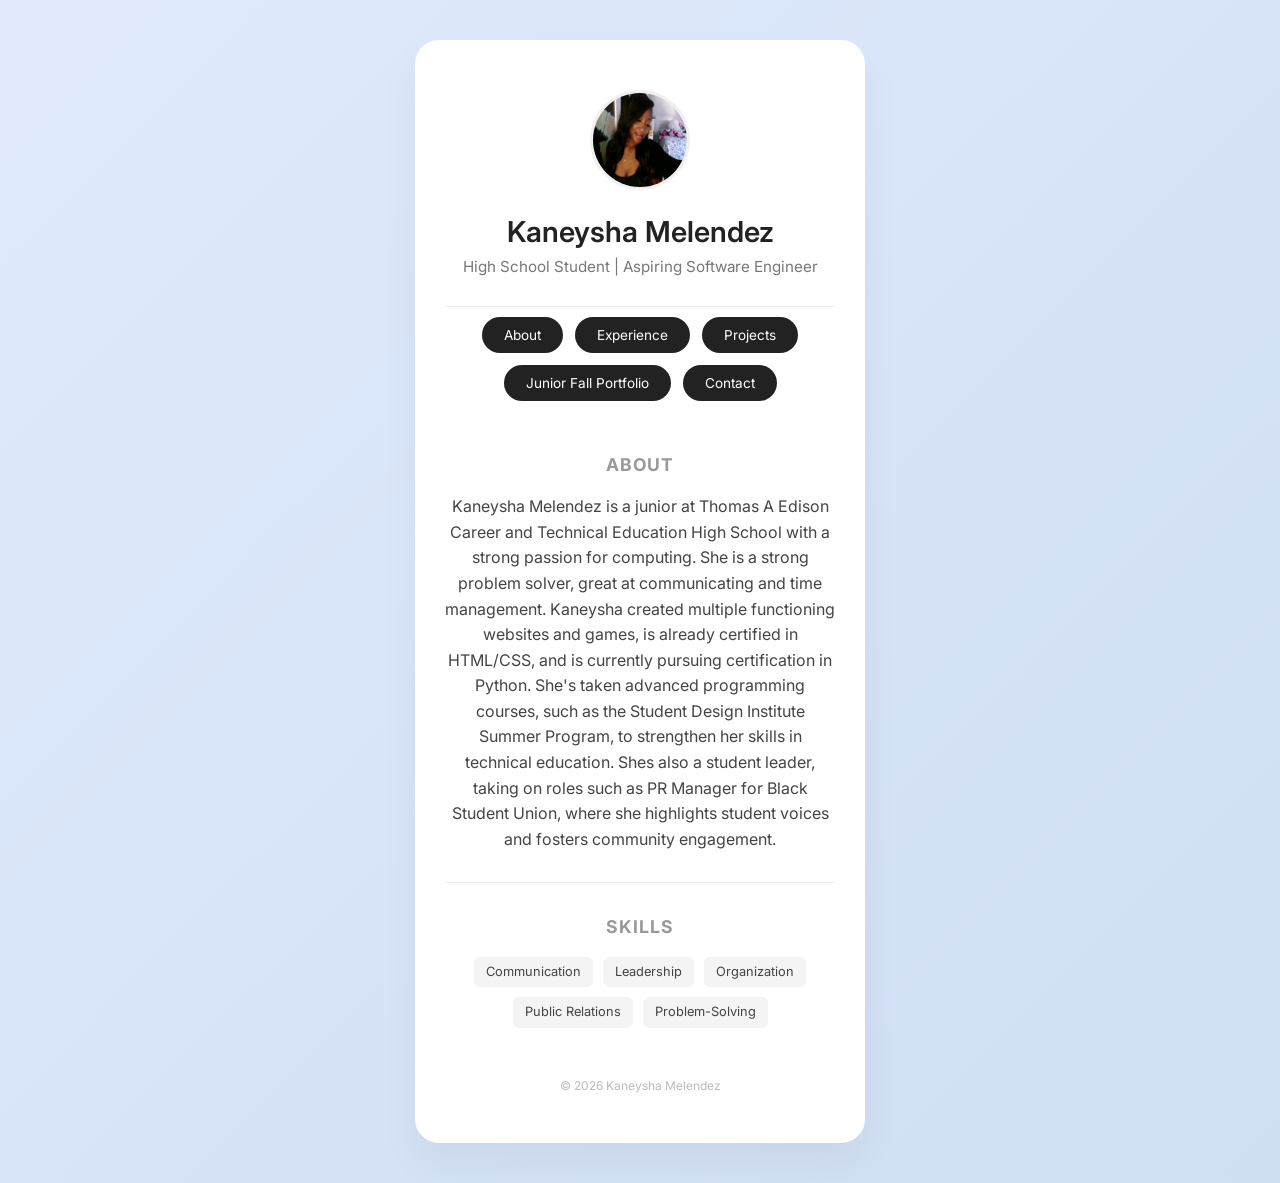
<file: index.html>
<!DOCTYPE html>
<html lang="en">
<head>
    <meta charset="UTF-8">
    <meta name="viewport" content="width=device-width, initial-scale=1.0">
    <title>Kaneysha Melendez | Portfolio</title>
    <link rel="stylesheet" href="style.css">
    <link href="https://fonts.googleapis.com/css2?family=Inter:wght@300;400;600&display=swap" rel="stylesheet">
</head>
<body>

    <div class="main-container">
        <div class="card">
            
            <header>
                <img src="meblack.jpeg" alt="Kaneysha" class="avatar">
                <h1>Kaneysha Melendez</h1>
                <p class="subtitle">High School Student | Aspiring Software Engineer</p>
            </header>
            <hr class="divider">

            <nav class="button-group">
                <a href="#about" class="btn">About</a>
                <a href="experience.html" class="btn">Experience</a>
                <a href="projects.html" class="btn">Projects</a>
                <a href="https://kaneysham.github.io/KM_JuniorFallPortfolio/" class="btn" target="_blank">Junior Fall Portfolio</a>
                <a href="contact.html" class="btn">Contact</a>
            </nav>

            <section id="about">
                <h2>About</h2>
                <p>Kaneysha Melendez is a junior at Thomas A Edison Career and Technical Education High School with a strong passion for computing. She is a strong problem solver, great at communicating and time management. Kaneysha created multiple functioning websites and games, is already certified in HTML/CSS, and is currently pursuing certification in Python. She's taken advanced programming courses, such as the Student Design Institute Summer Program, to strengthen her skills in technical education. Shes also a student leader, taking on roles such as PR Manager for Black Student Union, where she highlights student voices and fosters community engagement.</p>
            </section>


            <hr class="divider">

            <section id="skills">
                <h2>Skills</h2>
                <div class="skills-grid">
                    <span>Communication</span>
                    <span>Leadership</span>
                    <span>Organization</span>
                    <span>Public Relations</span>
                    <span>Problem-Solving</span>
                </div>
            </section>

            <footer>
                <p>© 2026 Kaneysha Melendez</p>
            </footer>
        </div>
    </div>

</body>
</html>
</file>
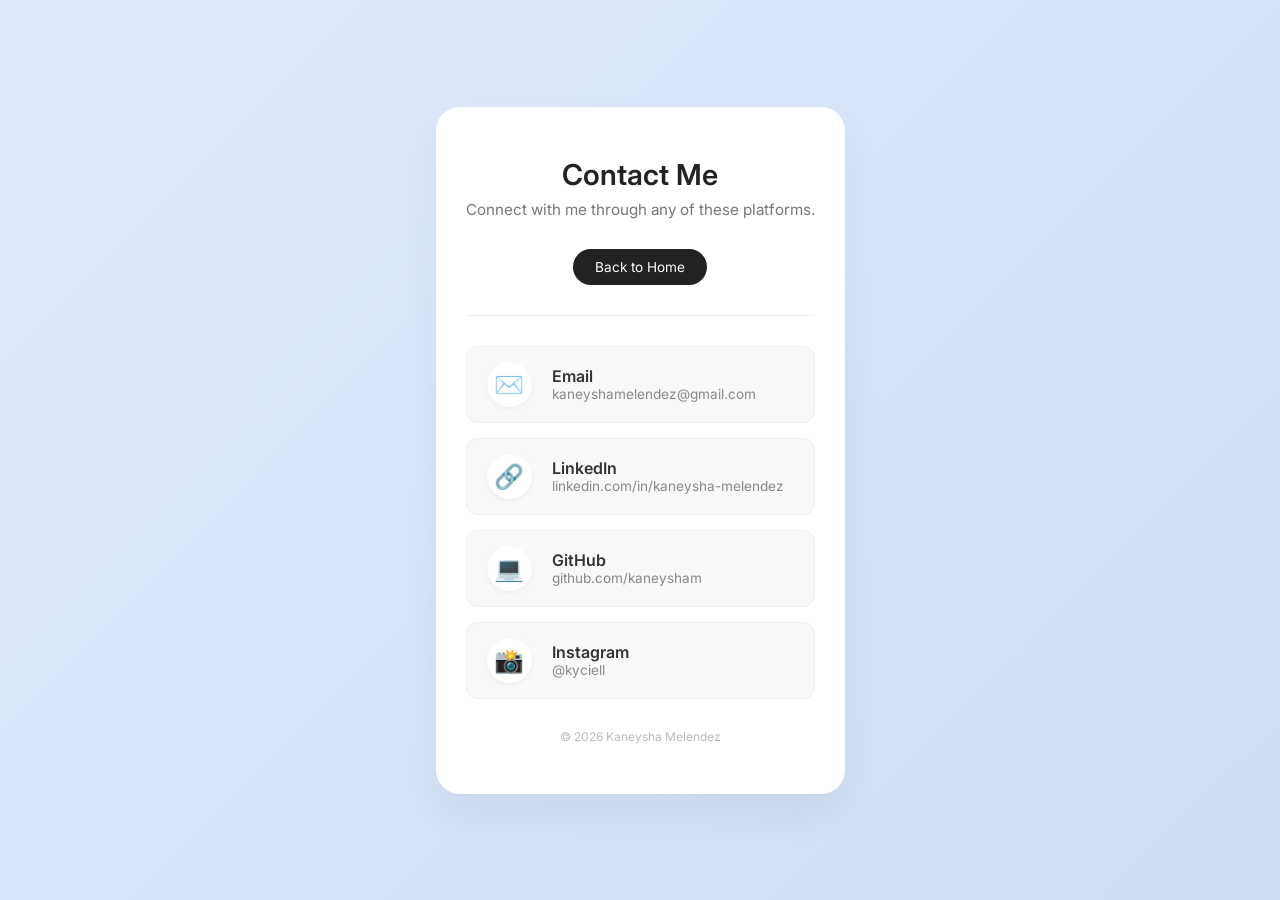
<file: contact.html>
<!DOCTYPE html>
<html lang="en">
<head>
    <meta charset="UTF-8">
    <meta name="viewport" content="width=device-width, initial-scale=1.0">
    <title>Contact | Portfolio</title>
    <link rel="stylesheet" href="style.css">
    <link href="https://fonts.googleapis.com/css2?family=Inter:wght@300;400;600&display=swap" rel="stylesheet">
</head>
<body>

    <div class="main-container">
        <div class="card contact-card">
            
            <header>
                <h1>Contact Me</h1>
                <p class="subtitle">Connect with me through any of these platforms.</p>
            </header>

            <nav class="button-group">
                <a href="index.html" class="btn">Back to Home</a>
            </nav>

            <hr class="divider">

            <div class="contact-links-container">
                
                <!-- Email Link -->
                <a href="mailto:kaneyshamelendez@gmail.com" class="contact-method">
                    <div class="contact-icon">✉️</div>
                    <div class="contact-text">
                        <strong>Email</strong>
                        <span>kaneyshamelendez@gmail.com</span>
                    </div>
                </a>

                <!-- LinkedIn Link -->
                <a href="https://www.linkedin.com/in/kaneysha-melendez-b85401388/" target="_blank" class="contact-method">
                    <div class="contact-icon">🔗</div>
                    <div class="contact-text">
                        <strong>LinkedIn</strong>
                        <span>linkedin.com/in/kaneysha-melendez</span>
                    </div>
                </a>

                <!-- GitHub Link -->
                <a href="https://github.com/Kaneysham?tab=overview&from=2024-12-01&to=2024-12-31" target="_blank" class="contact-method">
                    <div class="contact-icon">💻</div>
                    <div class="contact-text">
                        <strong>GitHub</strong>
                        <span>github.com/kaneysham</span>
                    </div>
                </a>

                <!-- Instagram or Other -->
                <a href="https://instagram.com/kyciell" target="_blank" class="contact-method">
                    <div class="contact-icon">📸</div>
                    <div class="contact-text">
                        <strong>Instagram</strong>
                        <span>@kyciell</span>
                    </div>
                </a>

            </div>

            <footer>
                <p>© 2026 Kaneysha Melendez</p>
            </footer>
        </div>
    </div>

</body>
</html>
</file>
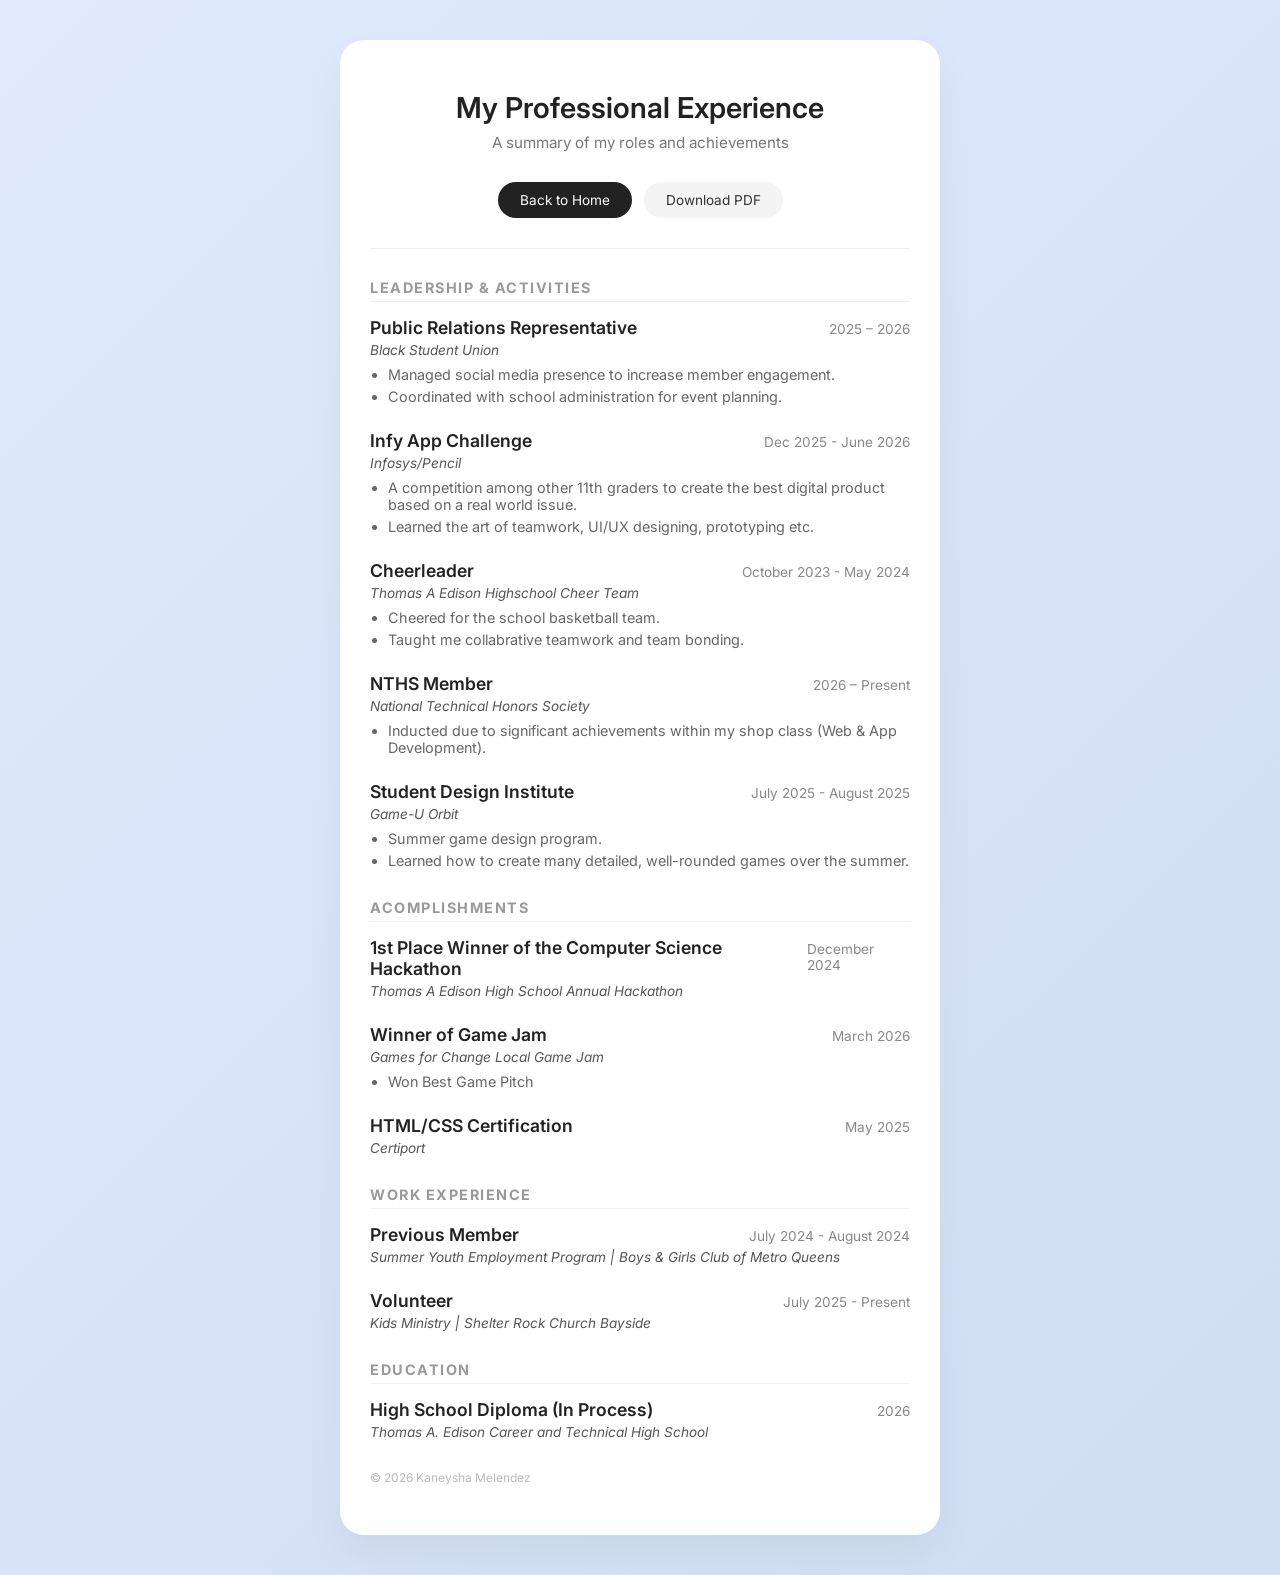
<file: experience.html>
<!DOCTYPE html>
<html lang="en">
<head>
    <meta charset="UTF-8">
    <meta name="viewport" content="width=device-width, initial-scale=1.0">
    <title>Experience | Kaneysha Melendez</title>
    <link rel="stylesheet" href="style.css">
    <link href="https://fonts.googleapis.com/css2?family=Inter:wght@300;400;600&display=swap" rel="stylesheet">
</head>
<body>

    <div class="main-container">
        <div class="card resume-card">
            
            <header>
                <h1> My Professional Experience</h1>
                <p class="subtitle">A summary of my roles and achievements</p>
            </header>

            <nav class="button-group">
                <a href="index.html" class="btn">Back to Home</a>
                <a href="resume.pdf" class="btn secondary">Download PDF</a>
            </nav>

            <hr class="divider">

            <div class="resume-body">
                
                <div class="resume-section">
                    <h3>Leadership & Activities</h3>
                    
                    <div class="resume-item">
                        <div class="item-header">
                            <span class="role">Public Relations Representative</span>
                            <span class="date">2025 – 2026</span>
                        </div>
                        <p class="org">Black Student Union</p>
                        <ul class="achievements">
                            <li>Managed social media presence to increase member engagement.</li>
                         
                           <li>Coordinated with school administration for event planning.</li>
                        </ul>
                    </div>
                    <div class="resume-item">
                        <div class="item-header">
                            <span class="role">Infy App Challenge</span>
                            <span class="date">Dec 2025 - June 2026</span>
                        </div>
                        <p class="org">Infosys/Pencil</p>
                        <ul class="achievements">
                            <li>A competition among other 11th graders to create the best digital product based on a real world issue.</li>
                         
                           <li>Learned the art of teamwork, UI/UX designing, prototyping etc.</li>
                        </ul>
                    </div>
                    <div class="resume-item">
                        <div class="item-header">
                            <span class="role">Cheerleader</span>
                            <span class="date">October 2023 - May 2024 </span>
                        </div>
                        <p class="org">Thomas A Edison Highschool Cheer Team</p>
                        <ul class="achievements">
                            <li>Cheered for the school basketball team. </li>
                         
                           <li>Taught me collabrative teamwork and team bonding.</li>
                        </ul>
                </div>

                    <div class="resume-item">
                        <div class="item-header">
                            <span class="role">NTHS Member</span>
                            <span class="date">2026 – Present</span>
                        </div>
                        <p class="org">National Technical Honors Society</p>
                        <ul class="achievements">
                            <li>Inducted due to significant achievements within my shop class (Web & App Development). </li>
                        </ul>
                    </div>
                    
                </div>
                <div class="resume-item">
                        <div class="item-header">
                            <span class="role">Student Design Institute</span>
                            <span class="date">July 2025 - August 2025 </span>
                        </div>
                        <p class="org">Game-U Orbit</p>
                        <ul class="achievements">
                            <li>Summer game design program.</li>
                         
                           <li>Learned how to create many detailed, well-rounded games over the summer.</li>
                        </ul>
                    </div>

                <div class="resume-section">
                    <h3>Acomplishments</h3>
                <div class="resume-item">
                        <div class="item-header">
                            <span class="role">1st Place Winner of the Computer Science Hackathon</span>
                            <span class="date">December 2024 </span>
                        </div>
                        <p class="org">Thomas A Edison High School Annual Hackathon</p>
                </div>
                <div class="resume-item">
                        <div class="item-header">
                            <span class="role">Winner of Game Jam</span>
                            <span class="date">March 2026 </span>
                        </div>
                        <p class="org">Games for Change Local Game Jam</p>
                        <ul class="achievements">
                            <li>Won Best Game Pitch</li>
                         
                
                        </ul>
                </div>
                <div class="resume-item">
                        <div class="item-header">
                            <span class="role">HTML/CSS Certification</span>
                            <span class="date">May 2025 </span>
                        </div>
                        <p class="org">Certiport</p>
                </div>
                </div>
                <div class="resume-section">
                    <h3>Work Experience</h3>   

                    <div class="resume-item">
                        <div class="item-header">
                            <span class="role">Previous Member</span>
                            <span class="date">July 2024 - August 2024</span>
                        </div>
                        <p class="org">Summer Youth Employment Program | Boys & Girls Club of Metro Queens</p>

                    </div>
                    <div class="resume-item">
                        <div class="item-header">
                            <span class="role">Volunteer</span>
                            <span class="date">July 2025 - Present</span>
                        </div>
                        <p class="org">Kids Ministry | Shelter Rock Church Bayside </p>

                    </div>

                </div>

                <div class="resume-section">
                    <h3>Education</h3>
                    <div class="resume-item">
                        <div class="item-header">
                            <span class="role">High School Diploma (In Process)</span>
                            <span class="date">2026</span>
                        </div>
                        <p class="org">Thomas A. Edison Career and Technical High School</p>
                    </div>
                </div>

            </div>

            <footer>
                <p>© 2026 Kaneysha Melendez</p>
            </footer>
        </div>
    </div>

</body>
</html>
</file>
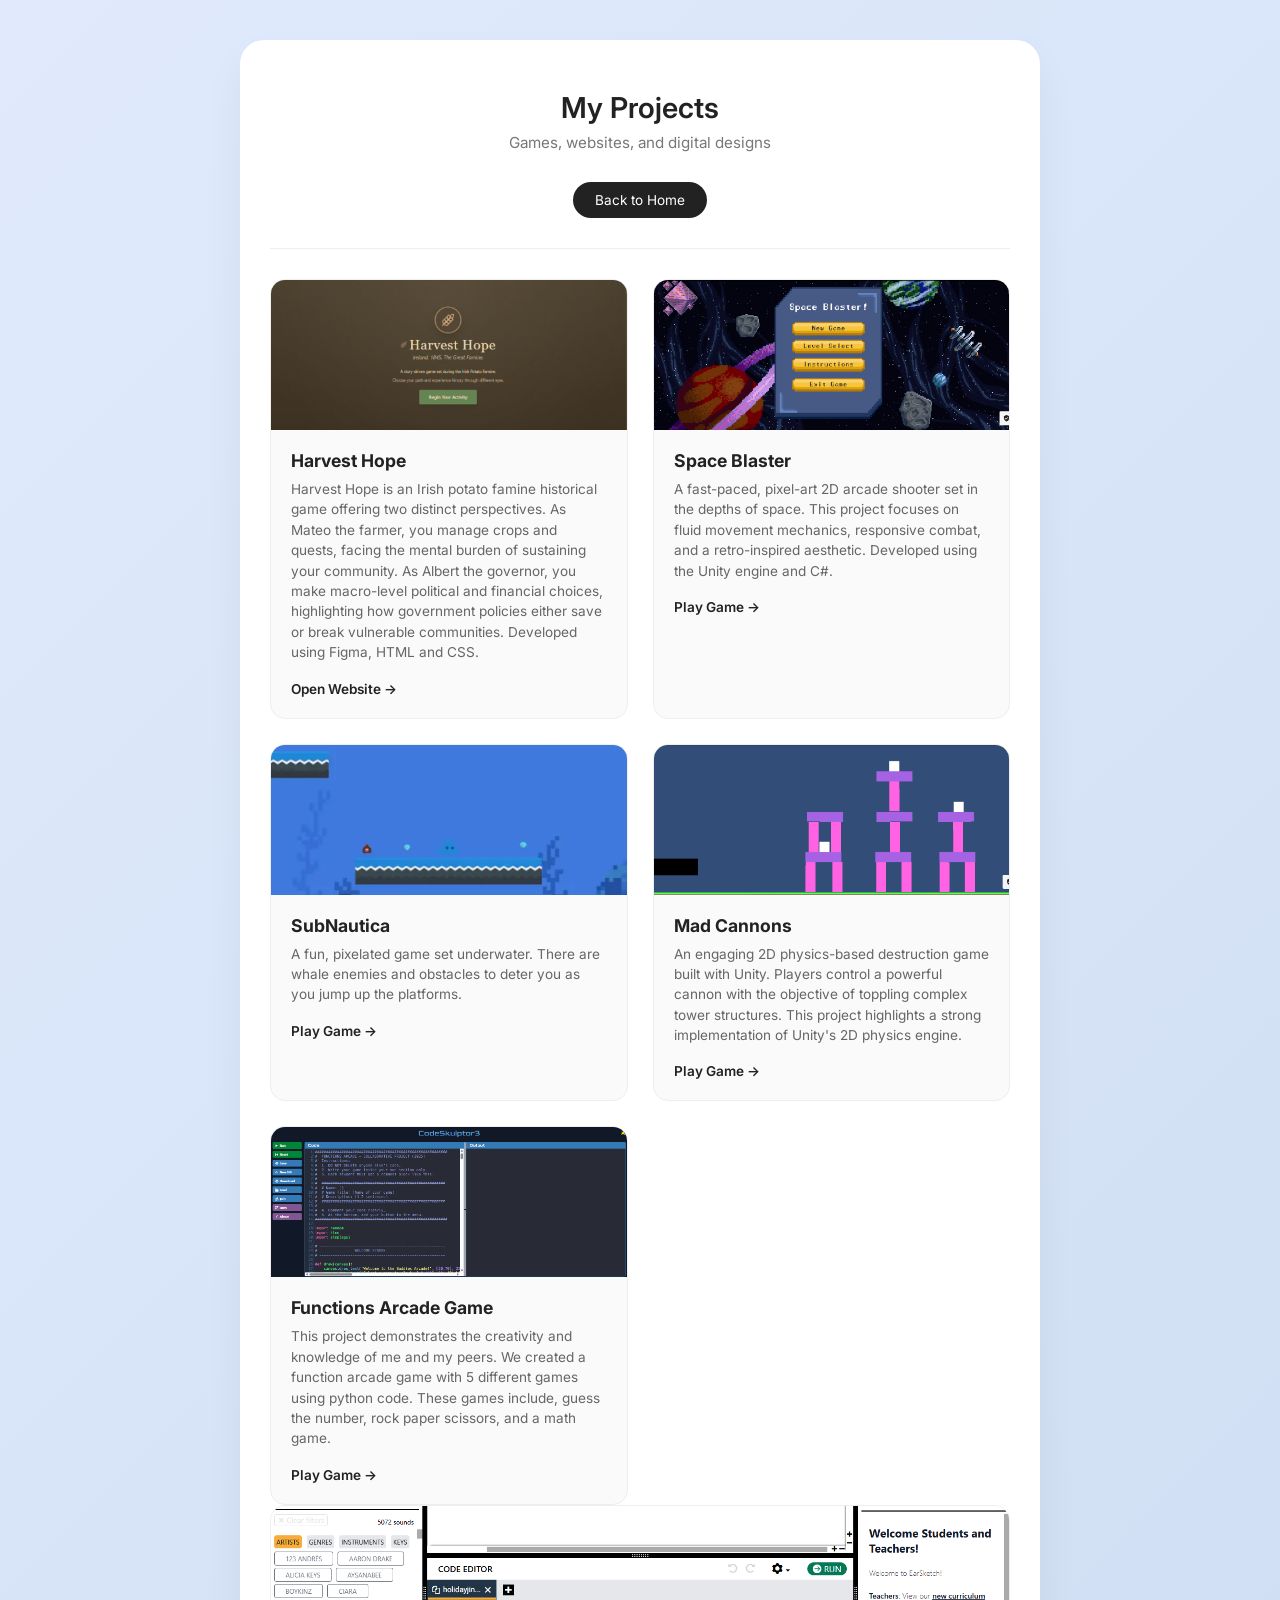
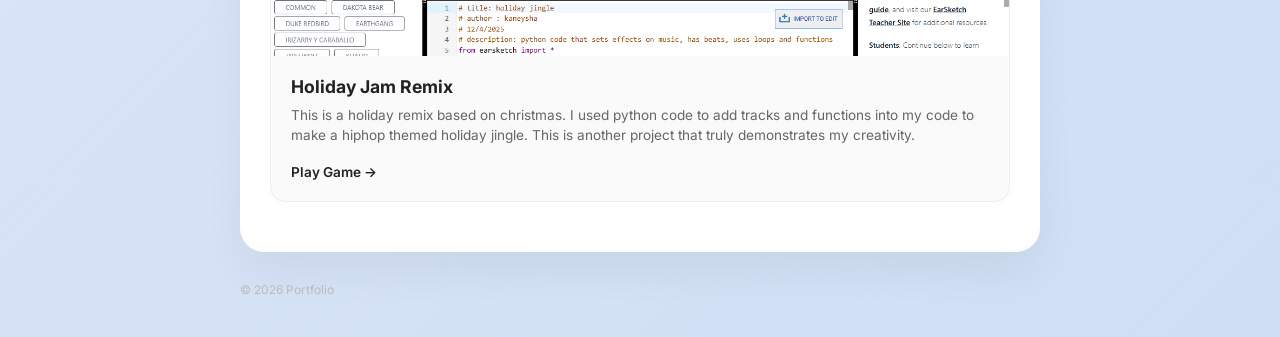
<file: projects.html>
<!DOCTYPE html>
<html lang="en">
<head>
    <meta charset="UTF-8">
    <meta name="viewport" content="width=device-width, initial-scale=1.0">
    <title>Projects | Portfolio</title>
    <link rel="stylesheet" href="style.css">
    <link href="https://fonts.googleapis.com/css2?family=Inter:wght@300;400;600&display=swap" rel="stylesheet">
</head>
<body>

    <div class="main-container">
        <div class="card projects-container">
            
            <header>
                <h1>My Projects</h1>
                <p class="subtitle">Games, websites, and digital designs</p>
            </header>

            <nav class="button-group">
                <a href="index.html" class="btn">Back to Home</a>
            </nav>

            <hr class="divider">

            <div class="projects-grid">
                <div class="project-card">
                    <div class="project-image" style="background-image: url('HarvestHope.png');"></div>
                    <div class="project-info">
                        <h3>Harvest Hope</h3>
                        <p>Harvest Hope is an Irish potato famine historical game offering two distinct perspectives. As Mateo the farmer, you manage crops and quests, facing the mental burden of sustaining your community. As Albert the governor, you make macro-level political and financial choices, highlighting how government policies either save or break vulnerable communities. Developed using Figma, HTML and CSS.</p>
                        <a href="https://kaneysham.github.io/EmberEarth_InfyApp26/?authuser=0" class="view-link" target="_blank">Open Website →</a>
                    </div>
                </div>

                <div class="project-card">
                    <div class="project-image" style="background-image: url('spaceblaster.png');"></div>
                    <div class="project-info">
                        <h3>Space Blaster</h3>
                        <p>A fast-paced, pixel-art 2D arcade shooter set in the depths of space. This project focuses on fluid movement mechanics, responsive combat, and a retro-inspired aesthetic. Developed using the Unity engine and C#.</p>
                        <a href="https://play.unity.com/en/games/85d373ff-49fc-44c3-9229-aa287ab5c63d/webgl-builds" class="view-link" target="_blank">Play Game →</a>
                    </div>
                </div>

                <div class="project-card">
                    <div class="project-image" style="background-image: url('subnautica.png');"></div>
                    <div class="project-info">
                        <h3>SubNautica</h3>
                        <p>A fun, pixelated game set underwater. There are whale enemies and obstacles to deter you as you jump up the platforms.</p>
                        <a href="https://play.unity.com/en/games/52dee6e5-8d63-45af-b445-18053ac283ba/webgl-builds" class="view-link" target="_blank">Play Game →</a>
                    </div>
                </div>

                <div class="project-card">
                    <div class="project-image" style="background-image: url('MadCannons.png');"></div>
                    <div class="project-info">
                        <h3>Mad Cannons</h3>
                        <p>An engaging 2D physics-based destruction game built with Unity. Players control a powerful cannon with the objective of toppling complex tower structures. This project highlights a strong implementation of Unity's 2D physics engine.</p>
                        <a href="https://play.unity.com/en/games/34eb00ec-0dd7-4dbe-bcad-47b77bf4aae0/mad-cannons" class="view-link" target="_blank">Play Game →</a>
                    </div>
                </div>
                <div class="project-card">
                    <div class="project-image" style="background-image: url('functionsarcade.png');"></div>
                    <div class="project-info">
                        <h3>Functions Arcade Game</h3>
                        <p>This project demonstrates the creativity and knowledge of me and my peers. We created a function arcade game with 5 different games using python code. These games include, guess the number, rock paper scissors, and a math game.</p>
                        <a href="https://py3.codeskulptor.org/#user310_UI8HFe2UzS_0.py" class="view-link" target="_blank">Play Game →</a>
                    </div>
                </div>
            </div>
                <div class="project-card">
                    <div class="project-image" style="background-image: url('holidayjam.png');"></div>
                    <div class="project-info">
                        <h3>Holiday Jam Remix</h3>
                        <p>This is a holiday remix based on christmas. I used python code to add tracks and functions into my code to make a hiphop themed holiday jingle. This is another project that truly demonstrates my creativity.</p>
                        <a href="https://earsketch.gatech.edu/earsketch2/?sharing=fVRjCo3uaCvvelLzUv5H8g" class="view-link" target="_blank">Play Game →</a>
                    </div>
                </div>
            </div>
            <footer>
                <p>© 2026 Portfolio</p>
            </footer>
        </div>
    </div>

</body>
</html>
</file>
<file: style.css>
/* General Reset */
* {
    margin: 0;
    padding: 0;
    box-sizing: border-box;
}

html {
    scroll-behavior: smooth; /* Makes clicking nav buttons slide down nicely */
}

body {
    font-family: 'Inter', sans-serif;
    background: linear-gradient(135deg, #e0eafc 0%, #cfdef3 100%); /* Light soft blue gradient */
    display: flex;
    justify-content: center;
    align-items: center;
    min-height: 100vh;
    padding: 40px 20px;
    color: #444;
}

/* The Card Container */
.card {
    background: #ffffff;
    width: 100%;
    max-width: 450px;
    padding: 50px 30px;
    border-radius: 24px;
    box-shadow: 0 20px 40px rgba(0, 0, 0, 0.05);
    text-align: center;
}

/* Profile Picture */
.avatar {
    width: 100px;
    height: 100px;
    border-radius: 50%;
    margin-bottom: 20px;
    border: 3px solid #f0f0f0;
}

h1 {
    font-size: 1.8rem;
    font-weight: 600;
    margin-bottom: 8px;
    color: #222;
}

.subtitle {
    font-size: 0.95rem;
    color: #777;
    margin-bottom: 30px;
}

/* Buttons */
.button-group {
    display: flex;
    flex-wrap: wrap;
    justify-content: center;
    gap: 12px;
    margin-bottom: 30px;
}

.btn {
    text-decoration: none;
    background: #222;
    color: #fff;
    padding: 10px 22px;
    border-radius: 50px;
    font-size: 0.85rem;
    font-weight: 400;
    transition: all 0.3s ease;
}

.btn:hover {
    background: #555;
    transform: translateY(-2px);
}

/* Section Styling */
h2 {
    font-size: 1.1rem;
    text-transform: uppercase;
    letter-spacing: 1px;
    margin-bottom: 15px;
    color: #999;
}

section {
    padding: 20px 0;
    line-height: 1.6;
}

.divider {
    border: 0;
    border-top: 1px solid #eee;
    margin: 10px 0;
}

/* Experience List */
.exp-item {
    margin-bottom: 15px;
}

.role {
    font-weight: 600;
    color: #333;
}

.org {
    font-size: 0.85rem;
    color: #888;
}

/* Skills Grid */
.skills-grid {
    display: flex;
    flex-wrap: wrap;
    justify-content: center;
    gap: 10px;
}

.skills-grid span {
    background: #f4f4f4;
    padding: 5px 12px;
    border-radius: 6px;
    font-size: 0.8rem;
}

footer {
    margin-top: 30px;
    font-size: 0.75rem;
    color: #bbb;
}
/* Specific Styles for the Experience Page */
.resume-card {
    max-width: 600px; /* Slightly wider than the home card for more text */
    text-align: left; /* Align text to the left for better readability */
}

.resume-card header {
    text-align: center;
}

.resume-section h3 {
    font-size: 0.9rem;
    color: #999;
    text-transform: uppercase;
    letter-spacing: 1.5px;
    margin: 30px 0 15px 0;
    border-bottom: 1px solid #f0f0f0;
    padding-bottom: 5px;
}

.resume-item {
    margin-bottom: 25px;
}

.item-header {
    display: flex;
    justify-content: space-between;
    align-items: baseline;
    margin-bottom: 4px;
}

.item-header .role {
    font-weight: 600;
    color: #222;
    font-size: 1.1rem;
}

.item-header .date {
    font-size: 0.85rem;
    color: #888;
}

.resume-item .org {
    color: #555;
    font-style: italic;
    margin-bottom: 8px;
}

.achievements {
    padding-left: 18px;
    font-size: 0.9rem;
    color: #666;
}

.achievements li {
    margin-bottom: 5px;
}

/* Secondary Button Style */
.btn.secondary {
    background: #f4f4f4;
    color: #333;
}

.btn.secondary:hover {
    background: #e8e8e8;
}
/* Projects Tab Specifics */
.projects-container {
    max-width: 800px; /* Wider to accommodate the grid */
}

.projects-grid {
    display: grid;
    grid-template-columns: repeat(auto-fit, minmax(250px, 1fr)); /* Responsive grid */
    gap: 25px;
    margin-top: 30px;
}

.project-card {
    background: #fafafa;
    border-radius: 15px;
    overflow: hidden; /* Clips the image to the border radius */
    border: 1px solid #eee;
    transition: transform 0.3s ease, box-shadow 0.3s ease;
    text-align: left;
}

.project-card:hover {
    transform: translateY(-5px);
    box-shadow: 0 10px 20px rgba(0,0,0,0.05);
}

.project-image {
    width: 100%;
    height: 150px;
    background-size: cover;
    background-position: center;
    background-color: #ddd; /* Fallback color */
}

.project-info {
    padding: 20px;
}

.project-info h3 {
    font-size: 1.1rem;
    margin-bottom: 8px;
    color: #222;
}

.project-info p {
    font-size: 0.85rem;
    color: #666;
    line-height: 1.5;
    margin-bottom: 15px;
}

.view-link {
    font-size: 0.85rem;
    font-weight: 600;
    color: #222;
    text-decoration: none;
    border-bottom: 2px solid transparent;
    transition: border 0.3s ease;
}

.view-link:hover {
    border-bottom: 2px solid #222;
}

/* Active Nav State */
.btn.active {
    background: #555;
}
/* Contact List Styles */
.contact-links-container {
    display: flex;
    flex-direction: column;
    gap: 15px;
    margin-top: 30px;
}

.contact-method {
    display: flex;
    align-items: center;
    background: #f9f9f9;
    padding: 15px 20px;
    border-radius: 12px;
    text-decoration: none;
    color: #333;
    transition: all 0.2s ease;
    border: 1px solid #eee;
    text-align: left;
}

.contact-method:hover {
    background: #ffffff;
    border-color: #222;
    transform: translateX(5px);
    box-shadow: 0 4px 12px rgba(0,0,0,0.05);
}

.contact-icon {
    font-size: 1.5rem;
    margin-right: 20px;
    background: #fff;
    width: 45px;
    height: 45px;
    display: flex;
    align-items: center;
    justify-content: center;
    border-radius: 50%;
    box-shadow: 0 2px 5px rgba(0,0,0,0.05);
}

.contact-text {
    display: flex;
    flex-direction: column;
}

.contact-text strong {
    font-size: 1rem;
    font-weight: 600;
}

.contact-text span {
    font-size: 0.85rem;
    color: #888;
}
</file>
